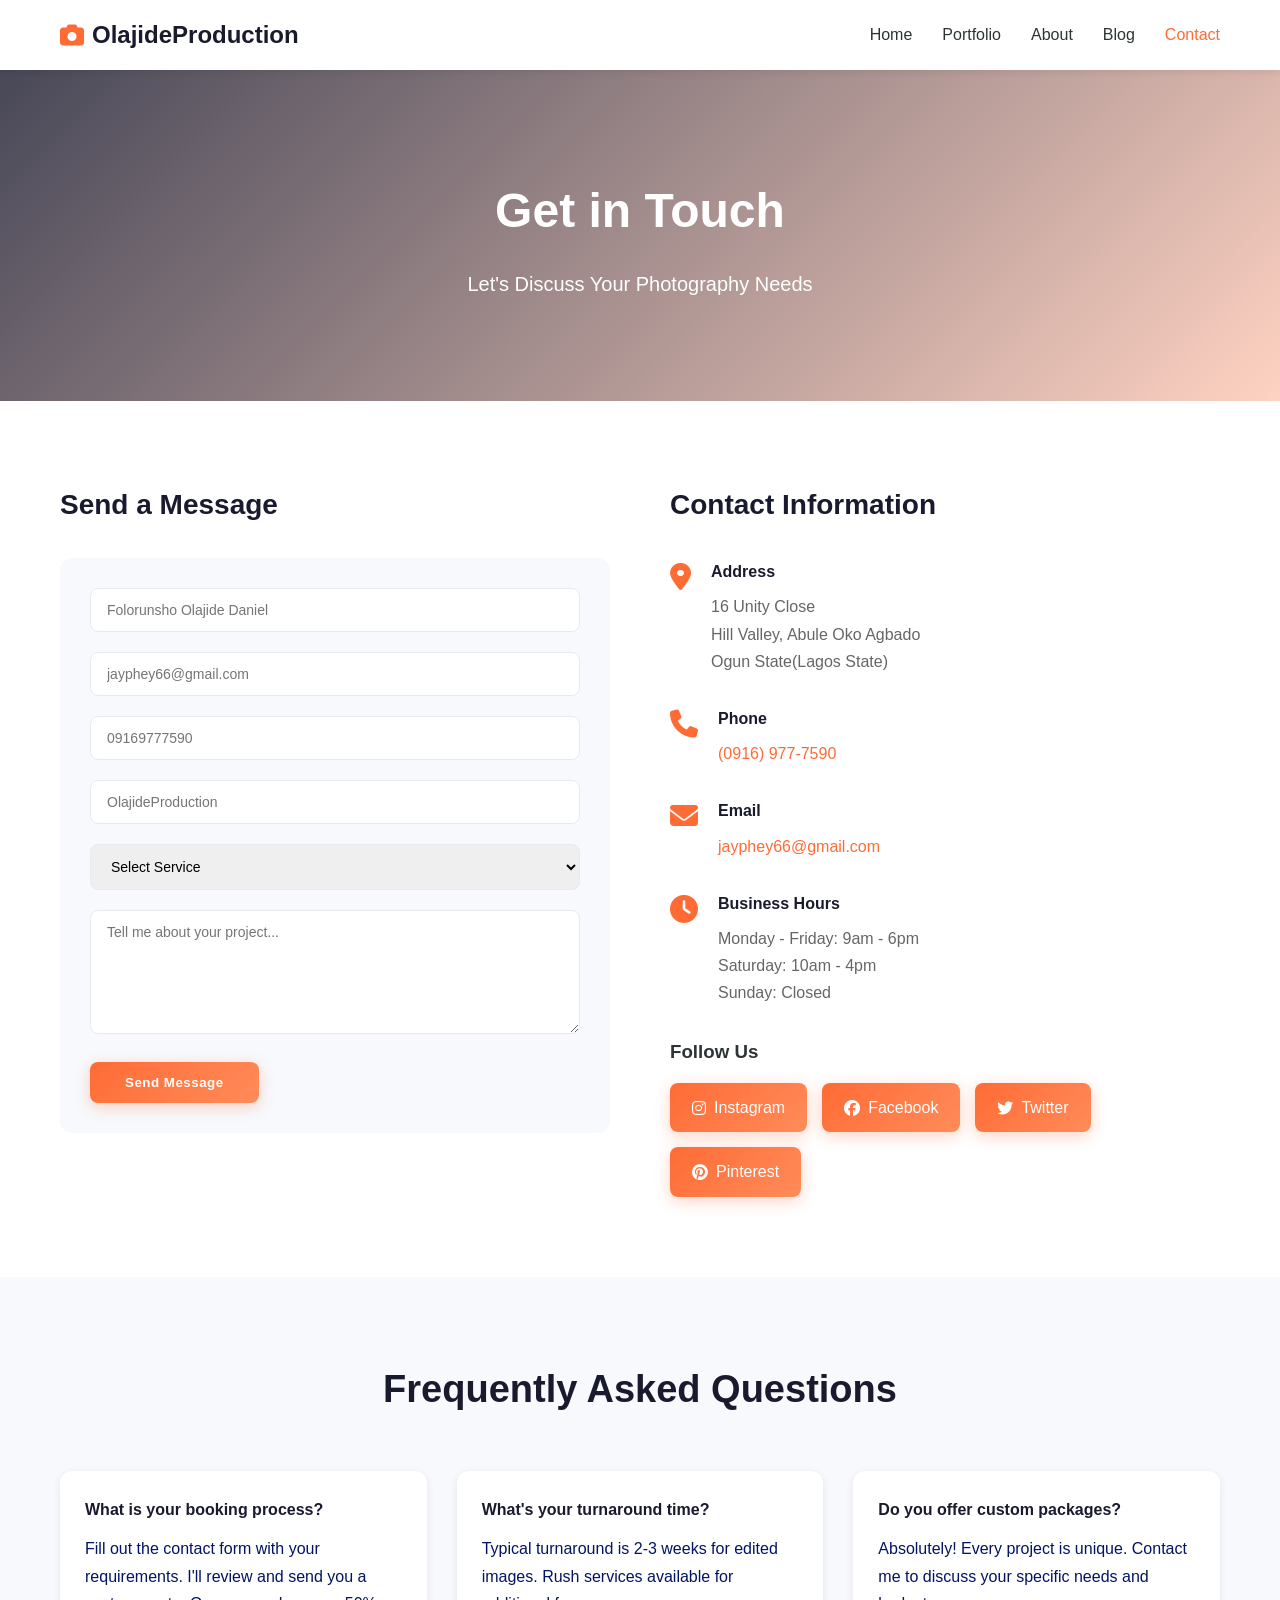
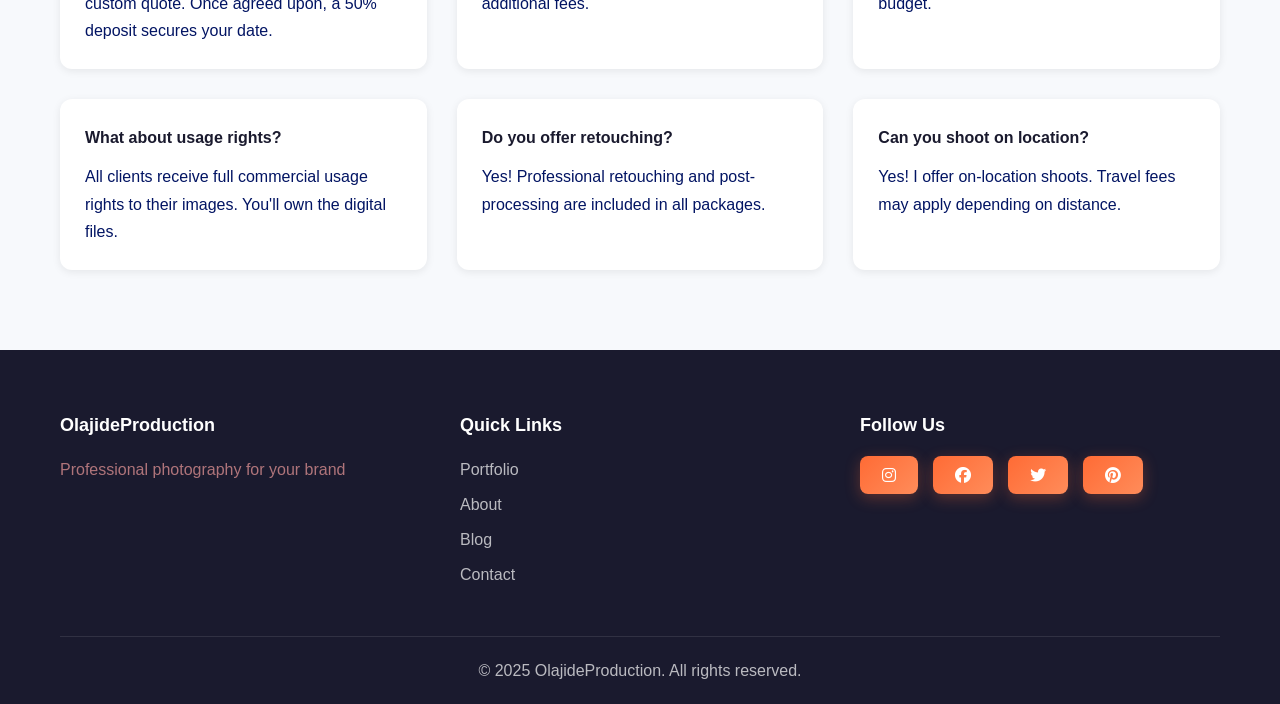
<file: contact.html>
<!DOCTYPE html>
<html lang="en">
<head>
    <meta charset="UTF-8">
    <meta name="viewport" content="width=device-width, initial-scale=1.0">
    <title>Contact - Professional Photography</title>
    <link rel="stylesheet" href="assets/css/style.css">
    <link rel="stylesheet" href="https://cdnjs.cloudflare.com/ajax/libs/font-awesome/6.4.0/css/all.min.css">
</head>
<body>
    <!-- Navigation -->
    <nav class="navbar">
        <div class="nav-container">
            <div class="logo">
                <i class="fas fa-camera"></i> OlajideProduction
            </div>
            <ul class="nav-menu">
                <li><a href="index.html" class="nav-link">Home</a></li>
                <li><a href="portfolio.html" class="nav-link">Portfolio</a></li>
                <li><a href="about.html" class="nav-link">About</a></li>
                <li><a href="blog.html" class="nav-link">Blog</a></li>
                <!-- <li><a href="shop.html" class="nav-link">Shop</a></li> -->
                <li><a href="contact.html" class="nav-link active">Contact</a></li>
            </ul>
            <div class="hamburger">
                <span></span>
                <span></span>
                <span></span>
            </div>
        </div>
    </nav>

    <!-- Page Header -->
    <div class="page-header">
        <h1>Get in Touch</h1>
        <p>Let's Discuss Your Photography Needs</p>
    </div>

    <!-- Contact Section -->
    <section class="contact-section">
        <div class="container">
            <div class="contact-wrapper">
                <!-- Contact Form -->
                <div class="contact-form-wrapper">
                    <h2>Send a Message</h2>
                    <form id="contactForm" class="contact-form">
                        <div class="form-group">
                            <input type="text" name="name" placeholder="Folorunsho Olajide Daniel" required>
                        </div>
                        <div class="form-group">
                            <input type="email" name="email" placeholder="jayphey66@gmail.com" required>
                        </div>
                        <div class="form-group">
                            <input type="tel" name="phone" placeholder="09169777590">
                        </div>
                        <div class="form-group">
                            <input type="text" name="company" placeholder="OlajideProduction">
                        </div>
                        <div class="form-group">
                            <select name="service" required>
                                <option value="">Select Service</option>
                                <option value="product">Product Photography</option>
                                <option value="commercial">Commercial Photography</option>
                                <option value="brand">Brand Photography</option>
                                <option value="event">Event Photography</option>
                                <option value="other">Other</option>
                            </select>
                        </div>
                        <div class="form-group">
                            <textarea name="message" placeholder="Tell me about your project..." rows="6" required></textarea>
                        </div>
                        <button type="submit" class="btn btn-primary">Send Message</button>
                        <div class="form-message" id="formMessage"></div>
                    </form>
                </div>

                <!-- Contact Info -->
                <div class="contact-info-wrapper">
                    <h2>Contact Information</h2>
                    
                    <div class="contact-info-items">
                        <div class="contact-info-item">
                            <i class="fas fa-map-marker-alt"></i>
                            <div>
                                <h4>Address</h4>
                                <p>16 Unity Close<br>Hill Valley, Abule Oko Agbado<br>Ogun State(Lagos State)</p>
                            </div>
                        </div>

                        <div class="contact-info-item">
                            <i class="fas fa-phone"></i>
                            <div>
                                <h4>Phone</h4>
                                <p><a href="tel:09169777590">(0916) 977-7590</a></p>
                            </div>
                        </div>

                        <div class="contact-info-item">
                            <i class="fas fa-envelope"></i>
                            <div>
                                <h4>Email</h4>
                                <p><a href="mailto:jayphey66@gmail.com">jayphey66@gmail.com</a></p>
                            </div>
                        </div>

                        <div class="contact-info-item">
                            <i class="fas fa-clock"></i>
                            <div>
                                <h4>Business Hours</h4>
                                <p>Monday - Friday: 9am - 6pm<br>Saturday: 10am - 4pm<br>Sunday: Closed</p>
                            </div>
                        </div>
                    </div>

                    <h3 style="margin-top: 30px;">Follow Us</h3>
                    <div class="social-links" style="margin-top: 15px;">
                        <a href="https://instagram.com" class="social-link" target="_blank"><i class="fab fa-instagram"></i> Instagram</a>
                        <a href="https://facebook.com" class="social-link" target="_blank"><i class="fab fa-facebook"></i> Facebook</a>
                        <a href="https://twitter.com" class="social-link" target="_blank"><i class="fab fa-twitter"></i> Twitter</a>
                        <a href="https://pinterest.com" class="social-link" target="_blank"><i class="fab fa-pinterest"></i> Pinterest</a>
                    </div>
                </div>
            </div>
        </div>
    </section>

    <!-- FAQ Section -->
    <section class="faq-section">
        <div class="container">
            <h2>Frequently Asked Questions</h2>
            
            <div class="faq-grid">
                <div class="faq-item">
                    <h4>What is your booking process?</h4>
                    <p>Fill out the contact form with your requirements. I'll review and send you a custom quote. Once agreed upon, a 50% deposit secures your date.</p>
                </div>

                <div class="faq-item">
                    <h4>What's your turnaround time?</h4>
                    <p>Typical turnaround is 2-3 weeks for edited images. Rush services available for additional fees.</p>
                </div>

                <div class="faq-item">
                    <h4>Do you offer custom packages?</h4>
                    <p>Absolutely! Every project is unique. Contact me to discuss your specific needs and budget.</p>
                </div>

                <div class="faq-item">
                    <h4>What about usage rights?</h4>
                    <p>All clients receive full commercial usage rights to their images. You'll own the digital files.</p>
                </div>

                <div class="faq-item">
                    <h4>Do you offer retouching?</h4>
                    <p>Yes! Professional retouching and post-processing are included in all packages.</p>
                </div>

                <div class="faq-item">
                    <h4>Can you shoot on location?</h4>
                    <p>Yes! I offer on-location shoots. Travel fees may apply depending on distance.</p>
                </div>
            </div>
        </div>
    </section>

    <!-- Footer -->
    <footer class="footer">
        <div class="container">
            <div class="footer-content">
                <div class="footer-section">
                    <h4>OlajideProduction</h4>
                    <p>Professional photography for your brand</p>
                </div>
                <div class="footer-section">
                    <h4>Quick Links</h4>
                    <ul>
                        <li><a href="portfolio.html">Portfolio</a></li>
                        <li><a href="about.html">About</a></li>
                        <li><a href="blog.html">Blog</a></li>
                        <li><a href="contact.html">Contact</a></li>
                    </ul>
                </div>
                <div class="footer-section">
                    <h4>Follow Us</h4>
                    <div class="social-links">
                        <a href="https://www.instagram.com/olajideproduction" class="social-link"><i class="fab fa-instagram"></i></a>
                        <a href="https://www.facebook.com/olajideproduction" class="social-link"><i class="fab fa-facebook"></i></a>
                        <a href="https://twitter.com/olajideproduction" class="social-link"><i class="fab fa-twitter"></i></a>
                        <a href="https://www.pinterest.com/olajideproduction" class="social-link"><i class="fab fa-pinterest"></i></a>
                    </div>
                </div>
            </div>
            <div class="footer-bottom">
                <p>&copy; 2025 OlajideProduction. All rights reserved.</p>
            </div>
        </div>
    </footer>

    <script src="assets/js/script.js"></script>
</body>
</html>
</file>
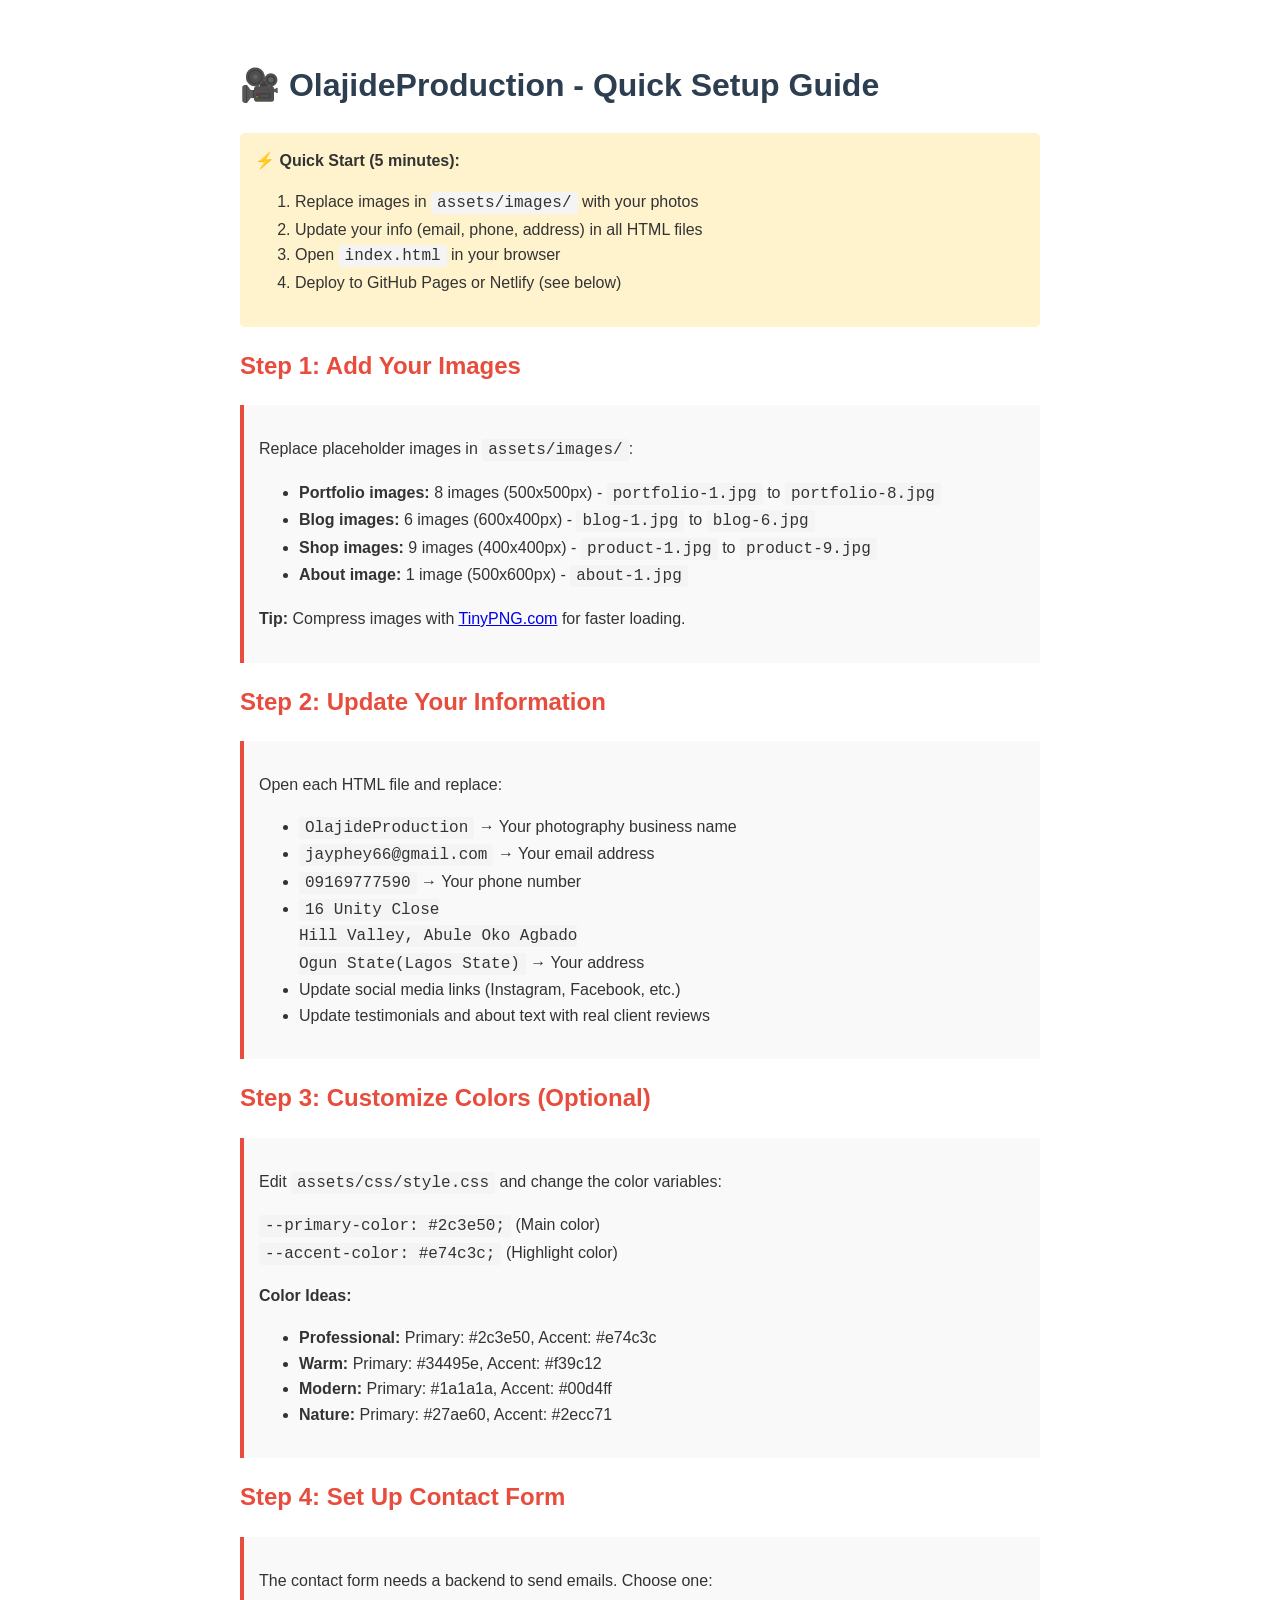
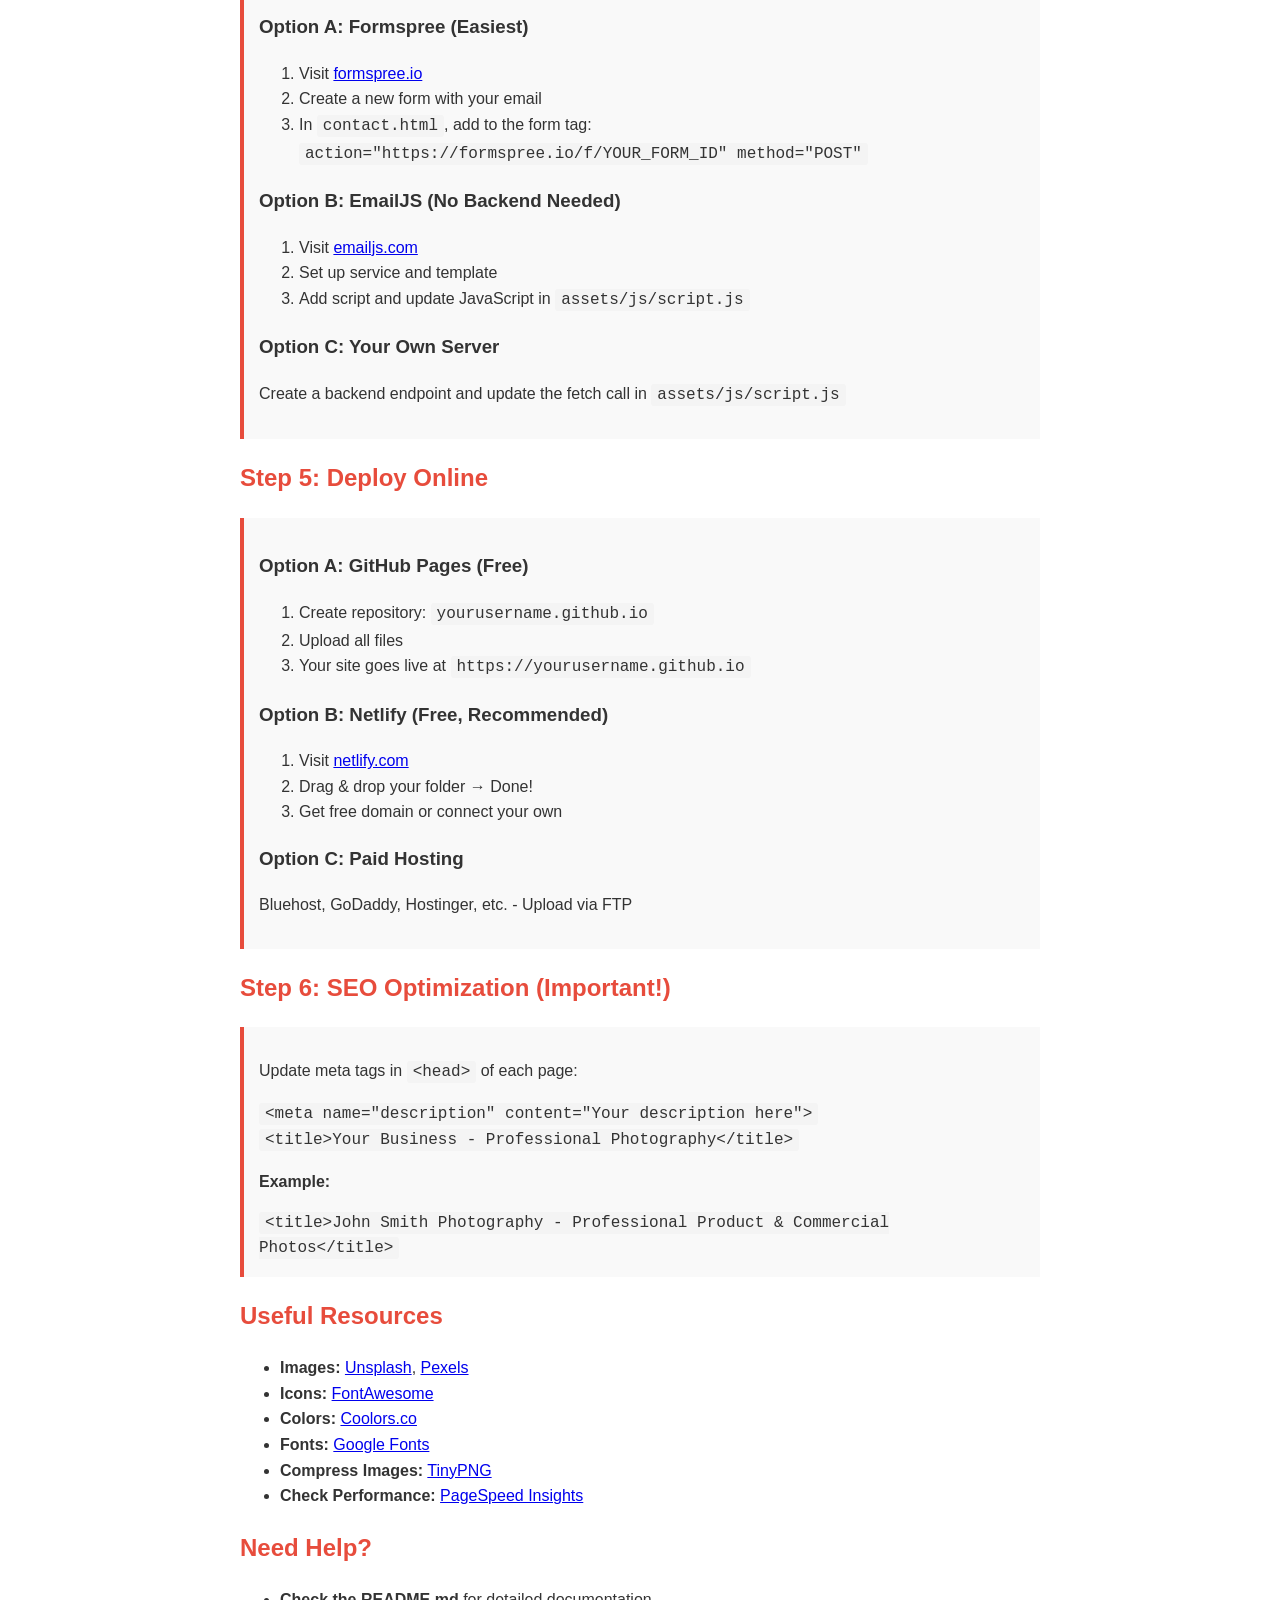
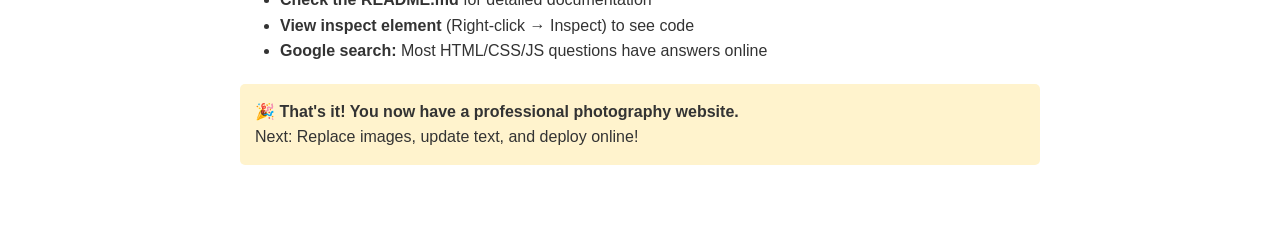
<file: SETUP.html>
<!-- DOCTYPE html -->
<html lang="en">
<head>
    <meta charset="UTF-8">
    <meta name="viewport" content="width=device-width, initial-scale=1.0">
    <title>Quick Setup Guide</title>
    <style>
        body {
            font-family: Arial, sans-serif;
            max-width: 800px;
            margin: 40px auto;
            padding: 20px;
            line-height: 1.6;
            color: #333;
        }
        h1 { color: #2c3e50; }
        h2 { color: #e74c3c; }
        code { 
            background-color: #f4f4f4; 
            padding: 2px 6px;
            border-radius: 3px;
            font-family: 'Courier New', monospace;
        }
        .highlight {
            background-color: #fff3cd;
            padding: 15px;
            border-radius: 5px;
            margin: 20px 0;
        }
        .step {
            margin: 20px 0;
            padding: 15px;
            border-left: 4px solid #e74c3c;
            background-color: #f9f9f9;
        }
    </style>
</head>
<body>
    <h1>🎥 OlajideProduction - Quick Setup Guide</h1>

    <div class="highlight">
        <strong>⚡ Quick Start (5 minutes):</strong>
        <ol>
            <li>Replace images in <code>assets/images/</code> with your photos</li>
            <li>Update your info (email, phone, address) in all HTML files</li>
            <li>Open <code>index.html</code> in your browser</li>
            <li>Deploy to GitHub Pages or Netlify (see below)</li>
        </ol>
    </div>

    <h2>Step 1: Add Your Images</h2>
    <div class="step">
        <p>Replace placeholder images in <code>assets/images/</code>:</p>
        <ul>
            <li><strong>Portfolio images:</strong> 8 images (500x500px) - <code>portfolio-1.jpg</code> to <code>portfolio-8.jpg</code></li>
            <li><strong>Blog images:</strong> 6 images (600x400px) - <code>blog-1.jpg</code> to <code>blog-6.jpg</code></li>
            <li><strong>Shop images:</strong> 9 images (400x400px) - <code>product-1.jpg</code> to <code>product-9.jpg</code></li>
            <li><strong>About image:</strong> 1 image (500x600px) - <code>about-1.jpg</code></li>
        </ul>
        <p><strong>Tip:</strong> Compress images with <a href="https://tinypng.com">TinyPNG.com</a> for faster loading.</p>
    </div>

    <h2>Step 2: Update Your Information</h2>
    <div class="step">
        <p>Open each HTML file and replace:</p>
        <ul>
            <li><code>OlajideProduction</code> → Your photography business name</li>
            <li><code>jayphey66@gmail.com</code> → Your email address</li>
            <li><code>09169777590</code> → Your phone number</li>
            <li><code>16 Unity Close<br>Hill Valley, Abule Oko Agbado<br>Ogun State(Lagos State)</code> → Your address</li>
            <li>Update social media links (Instagram, Facebook, etc.)</li>
            <li>Update testimonials and about text with real client reviews</li>
        </ul>
    </div>

    <h2>Step 3: Customize Colors (Optional)</h2>
    <div class="step">
        <p>Edit <code>assets/css/style.css</code> and change the color variables:</p>
        <code>--primary-color: #2c3e50;</code> (Main color)<br>
        <code>--accent-color: #e74c3c;</code> (Highlight color)<br>
        <p><strong>Color Ideas:</strong></p>
        <ul>
            <li><strong>Professional:</strong> Primary: #2c3e50, Accent: #e74c3c</li>
            <li><strong>Warm:</strong> Primary: #34495e, Accent: #f39c12</li>
            <li><strong>Modern:</strong> Primary: #1a1a1a, Accent: #00d4ff</li>
            <li><strong>Nature:</strong> Primary: #27ae60, Accent: #2ecc71</li>
        </ul>
    </div>

    <h2>Step 4: Set Up Contact Form</h2>
    <div class="step">
        <p>The contact form needs a backend to send emails. Choose one:</p>
        
        <h3>Option A: Formspree (Easiest)</h3>
        <ol>
            <li>Visit <a href="https://formspree.io/">formspree.io</a></li>
            <li>Create a new form with your email</li>
            <li>In <code>contact.html</code>, add to the form tag:
                <br><code>action="https://formspree.io/f/YOUR_FORM_ID" method="POST"</code></li>
        </ol>

        <h3>Option B: EmailJS (No Backend Needed)</h3>
        <ol>
            <li>Visit <a href="https://www.emailjs.com/">emailjs.com</a></li>
            <li>Set up service and template</li>
            <li>Add script and update JavaScript in <code>assets/js/script.js</code></li>
        </ol>

        <h3>Option C: Your Own Server</h3>
        <p>Create a backend endpoint and update the fetch call in <code>assets/js/script.js</code></p>
    </div>

    <h2>Step 5: Deploy Online</h2>
    <div class="step">
        <h3>Option A: GitHub Pages (Free)</h3>
        <ol>
            <li>Create repository: <code>yourusername.github.io</code></li>
            <li>Upload all files</li>
            <li>Your site goes live at <code>https://yourusername.github.io</code></li>
        </ol>

        <h3>Option B: Netlify (Free, Recommended)</h3>
        <ol>
            <li>Visit <a href="https://netlify.com">netlify.com</a></li>
            <li>Drag & drop your folder → Done!</li>
            <li>Get free domain or connect your own</li>
        </ol>

        <h3>Option C: Paid Hosting</h3>
        <p>Bluehost, GoDaddy, Hostinger, etc. - Upload via FTP</p>
    </div>

    <h2>Step 6: SEO Optimization (Important!)</h2>
    <div class="step">
        <p>Update meta tags in <code>&lt;head&gt;</code> of each page:</p>
        <code>&lt;meta name="description" content="Your description here"&gt;</code><br>
        <code>&lt;title&gt;Your Business - Professional Photography&lt;/title&gt;</code><br>
        <p><strong>Example:</strong></p>
        <code>&lt;title&gt;John Smith Photography - Professional Product & Commercial Photos&lt;/title&gt;</code>
    </div>

    <h2>Useful Resources</h2>
    <ul>
        <li><strong>Images:</strong> <a href="https://unsplash.com/">Unsplash</a>, <a href="https://pexels.com/">Pexels</a></li>
        <li><strong>Icons:</strong> <a href="https://fontawesome.com/">FontAwesome</a></li>
        <li><strong>Colors:</strong> <a href="https://coolors.co/">Coolors.co</a></li>
        <li><strong>Fonts:</strong> <a href="https://fonts.google.com/">Google Fonts</a></li>
        <li><strong>Compress Images:</strong> <a href="https://tinypng.com/">TinyPNG</a></li>
        <li><strong>Check Performance:</strong> <a href="https://pagespeed.web.dev/">PageSpeed Insights</a></li>
    </ul>

    <h2>Need Help?</h2>
    <ul>
        <li><strong>Check the README.md</strong> for detailed documentation</li>
        <li><strong>View inspect element</strong> (Right-click → Inspect) to see code</li>
        <li><strong>Google search:</strong> Most HTML/CSS/JS questions have answers online</li>
    </ul>

    <div class="highlight">
        <strong>🎉 That's it! You now have a professional photography website.</strong><br>
        Next: Replace images, update text, and deploy online!
    </div>
</body>
</html>
</file>
<file: assets/css/style.css>
/* ============================================
   PHOTOGRAPHY WEBSITE - MAIN STYLESHEET
   ============================================ */

* {
    margin: 0;
    padding: 0;
    box-sizing: border-box;
}

:root {
    --primary-color: #1a1a2e;
    --accent-color: #ff6b35;
    --text-color: #2d3436;
    --light-bg: #f7f9fc;
    --white: #ffffff;
    --border-color: #e8eaed;
    --secondary-color: #00d4ff;
    --shadow: 0 2px 8px rgba(0, 0, 0, 0.08);
    --shadow-lg: 0 10px 30px rgba(0, 0, 0, 0.12);
    --shadow-xl: 0 20px 40px rgba(0, 0, 0, 0.15);
}

html {
    scroll-behavior: smooth;
}

body {
    font-family: 'Segoe UI', Tahoma, Geneva, Verdana, sans-serif;
    color: var(--text-color);
    line-height: 1.7;
    background-color: var(--white);
    -webkit-font-smoothing: antialiased;
}

.container {
    max-width: 1200px;
    margin: 0 auto;
    padding: 0 20px;
}

/* ============================================
   NAVIGATION
   ============================================ */

.navbar {
    background-color: var(--white);
    box-shadow: var(--shadow);
    position: sticky;
    top: 0;
    z-index: 100;
    backdrop-filter: blur(10px);
    background-color: rgba(255, 255, 255, 0.95);
}

.nav-container {
    max-width: 1200px;
    margin: 0 auto;
    padding: 0 20px;
    display: flex;
    justify-content: space-between;
    align-items: center;
    height: 70px;
}

.logo {
    font-size: 24px;
    font-weight: bold;
    color: var(--primary-color);
    display: flex;
    align-items: center;
    gap: 8px;
}

.logo i {
    color: var(--accent-color);
}

.nav-menu {
    display: flex;
    list-style: none;
    gap: 30px;
}

.nav-link {
    text-decoration: none;
    color: var(--text-color);
    font-weight: 500;
    transition: color 0.3s;
}

.nav-link:hover,
.nav-link.active {
    color: var(--accent-color);
}

.hamburger {
    display: none;
    flex-direction: column;
    cursor: pointer;
    gap: 5px;
}

.hamburger span {
    width: 25px;
    height: 3px;
    background-color: var(--primary-color);
    transition: all 0.3s;
}

/* ============================================
   HERO SECTION
   ============================================ */

.hero {
    height: 600px;
    background: linear-gradient(135deg, rgba(26, 26, 46, 0.8) 0%, rgba(255, 107, 53, 0.3) 100%), url('https://source.unsplash.com/featured/1920x1080/?nigeria,photoshoot') center/cover;
    display: flex;
    align-items: center;
    justify-content: center;
    text-align: center;
    color: var(--white);
    position: relative;
}

.hero-content {
    z-index: 2;
    max-width: 800px;
}

.hero h1 {
    font-size: 56px;
    margin-bottom: 20px;
    font-weight: 700;
}

.hero p {
    font-size: 24px;
    margin-bottom: 30px;
    font-weight: 300;
}

.cta-button {
    display: inline-block;
    background: linear-gradient(135deg, var(--accent-color) 0%, #ff8c5a 100%);
    color: var(--white);
    padding: 16px 45px;
    text-decoration: none;
    border-radius: 8px;
    transition: all 0.3s cubic-bezier(0.4, 0, 0.2, 1);
    font-weight: 600;
    border: none;
    cursor: pointer;
    box-shadow: 0 4px 15px rgba(255, 107, 53, 0.3);
}

.cta-button:hover {
    background: linear-gradient(135deg, #ff5828 0%, #ffb347 100%);
    transform: translateY(-3px);
    box-shadow: 0 8px 25px rgba(255, 107, 53, 0.4);
}

/* ============================================
   FEATURED PORTFOLIO
   ============================================ */

.featured-portfolio {
    padding: 80px 0;
    background-color: var(--light-bg);
}

.featured-portfolio h2 {
    text-align: center;
    font-size: 42px;
    margin-bottom: 15px;
    color: var(--primary-color);
}

.section-subtitle {
    text-align: center;
    color: #666;
    font-size: 18px;
    margin-bottom: 50px;
}

.gallery-grid {
    display: grid;
    grid-template-columns: repeat(auto-fit, minmax(250px, 1fr));
    gap: 30px;
    margin-bottom: 50px;
}

.gallery-item {
    position: relative;
    overflow: hidden;
    border-radius: 12px;
    aspect-ratio: 1;
    box-shadow: var(--shadow);
    cursor: pointer;
}

.gallery-item img {
    width: 100%;
    height: 100%;
    object-fit: cover;
    transition: transform 0.3s;
}

.gallery-item:hover img {
    transform: scale(1.05);
}

.gallery-overlay {
    position: absolute;
    top: 0;
    left: 0;
    right: 0;
    bottom: 0;
    background-color: rgba(44, 62, 80, 0.8);
    display: flex;
    align-items: center;
    justify-content: center;
    opacity: 0;
    transition: opacity 0.3s;
}

.gallery-item:hover .gallery-overlay {
    opacity: 1;
}

.lightbox-link {
    color: var(--white);
    font-size: 32px;
    text-decoration: none;
    transition: transform 0.3s;
}

.lightbox-link:hover {
    transform: scale(1.2);
}

.view-all {
    text-align: center;
}

/* ============================================
   BUTTONS & FORMS
   ============================================ */

.btn {
    display: inline-block;
    padding: 13px 35px;
    border: none;
    border-radius: 8px;
    text-decoration: none;
    cursor: pointer;
    transition: all 0.3s cubic-bezier(0.4, 0, 0.2, 1);
    font-weight: 600;
    letter-spacing: 0.5px;
}

.btn-primary {
    background: linear-gradient(135deg, var(--accent-color) 0%, #ff8c5a 100%);
    color: var(--white);
    box-shadow: 0 4px 15px rgba(255, 107, 53, 0.3);
}

.btn-primary:hover {
    background: linear-gradient(135deg, #ff5828 0%, #ffb347 100%);
    transform: translateY(-3px);
    box-shadow: 0 8px 25px rgba(255, 107, 53, 0.4);
}

.form-group {
    margin-bottom: 20px;
}

.form-group input,
.form-group select,
.form-group textarea {
    width: 100%;
    padding: 13px 16px;
    border: 1px solid var(--border-color);
    border-radius: 8px;
    font-family: inherit;
    font-size: 14px;
    transition: all 0.3s;
}

.form-group input:focus,
.form-group select:focus,
.form-group textarea:focus {
    outline: none;
    border-color: var(--accent-color);
    box-shadow: 0 0 0 3px rgba(255, 107, 53, 0.1);
}

/* ============================================
   TESTIMONIALS
   ============================================ */

.testimonials {
    padding: 80px 0;
    background-color: var(--white);
}

.testimonials h2 {
    text-align: center;
    font-size: 42px;
    margin-bottom: 50px;
    color: var(--primary-color);
}

.testimonials-grid {
    display: grid;
    grid-template-columns: repeat(auto-fit, minmax(300px, 1fr));
    gap: 30px;
}

.testimonial-card {
    background-color: var(--light-bg);
    padding: 30px;
    border-radius: 12px;
    box-shadow: var(--shadow);
    border-left: 4px solid var(--accent-color);
}

.stars {
    color: #f39c12;
    font-size: 18px;
    margin-bottom: 15px;
}

.testimonial-text {
    font-style: italic;
    margin-bottom: 15px;
    color: #666;
}

.testimonial-author {
    font-weight: 600;
    color: var(--primary-color);
}

/* ============================================
   SERVICES
   ============================================ */

.services {
    padding: 80px 0;
    background-color: var(--light-bg);
}

.services h2 {
    text-align: center;
    font-size: 42px;
    margin-bottom: 50px;
    color: var(--primary-color);
}

.services-grid {
    display: grid;
    grid-template-columns: repeat(auto-fit, minmax(250px, 1fr));
    gap: 30px;
}

.service-card {
    background-color: var(--white);
    padding: 30px;
    border-radius: 12px;
    text-align: center;
    box-shadow: var(--shadow);
    transition: transform 0.3s, box-shadow 0.3s;
}

.service-card:hover {
    transform: translateY(-5px);
    box-shadow: var(--shadow-lg);
}

.service-card i {
    font-size: 48px;
    color: var(--accent-color);
    margin-bottom: 15px;
}

.service-card h3 {
    font-size: 20px;
    margin-bottom: 15px;
    color: var(--primary-color);
}

/* ============================================
   CTA SECTION
   ============================================ */

.cta-section {
    padding: 60px 0;
    background: linear-gradient(135deg, rgba(26, 26, 46, 0.85) 0%, rgba(255, 107, 53, 0.4) 100%), url('https://source.unsplash.com/featured/1920x800/?nigeria,studio') center/cover;
    color: var(--white);
    text-align: center;
}

.cta-section h2 {
    font-size: 42px;
    margin-bottom: 15px;
}

.cta-section p {
    font-size: 18px;
    margin-bottom: 30px;
}

/* ============================================
   PAGE HEADER
   ============================================ */

.page-header {
    background: linear-gradient(135deg, rgba(26, 26, 46, 0.8) 0%, rgba(255, 107, 53, 0.3) 100%), url('https://source.unsplash.com/featured/1920x800/?nigeria,photography') center/cover;
    color: var(--white);
    padding: 100px 0;
    text-align: center;
}

.page-header h1 {
    font-size: 48px;
    margin-bottom: 15px;
}

.page-header p {
    font-size: 20px;
}

/* ============================================
   PORTFOLIO PAGE
   ============================================ */

.portfolio-section {
    padding: 80px 0;
}

.filter-buttons {
    display: flex;
    justify-content: center;
    gap: 15px;
    margin-bottom: 50px;
    flex-wrap: wrap;
}

.filter-btn {
    padding: 10px 25px;
    border: 2px solid var(--border-color);
    background-color: transparent;
    color: var(--text-color);
    border-radius: 5px;
    cursor: pointer;
    transition: all 0.3s;
    font-weight: 600;
}

.filter-btn:hover,
.filter-btn.active {
    border-color: var(--accent-color);
    background-color: var(--accent-color);
    color: var(--white);
}

.portfolio-grid {
    display: grid;
    grid-template-columns: repeat(auto-fit, minmax(280px, 1fr));
    gap: 25px;
}

.portfolio-item {
    position: relative;
    overflow: hidden;
    border-radius: 12px;
    aspect-ratio: 1;
    box-shadow: var(--shadow);
}

.portfolio-item img {
    width: 100%;
    height: 100%;
    object-fit: cover;
    transition: transform 0.3s;
}

.portfolio-item:hover img {
    transform: scale(1.05);
}

.portfolio-overlay {
    position: absolute;
    top: 0;
    left: 0;
    right: 0;
    bottom: 0;
    background-color: rgba(44, 62, 80, 0.8);
    display: flex;
    flex-direction: column;
    align-items: center;
    justify-content: center;
    opacity: 0;
    transition: opacity 0.3s;
    gap: 15px;
}

.portfolio-item:hover .portfolio-overlay {
    opacity: 1;
}

.portfolio-overlay h3 {
    color: var(--white);
    font-size: 24px;
}

/* ============================================
   ABOUT PAGE
   ============================================ */

.about-section {
    padding: 80px 0;
}

.about-content {
    display: grid;
    grid-template-columns: 1fr 1fr;
    gap: 60px;
    margin-bottom: 80px;
    align-items: center;
}

.about-text h2 {
    font-size: 38px;
    color: var(--primary-color);
    margin-bottom: 25px;
}

.about-text p {
    margin-bottom: 20px;
    color: #666;
    line-height: 1.8;
}

.about-text h3 {
    font-size: 24px;
    color: var(--primary-color);
    margin-top: 30px;
    margin-bottom: 20px;
}

.about-list {
    list-style: none;
    padding-left: 0;
}

.about-list li {
    padding: 10px 0;
    padding-left: 25px;
    position: relative;
    color: #666;
}

.about-list li:before {
    content: "";
    position: absolute;
    left: 0;
    top: 15px;
    width: 8px;
    height: 8px;
    background-color: var(--accent-color);
    border-radius: 50%;
}

.about-image img {
    width: 100%;
    border-radius: 8px;
    box-shadow: var(--shadow-lg);
}

.stats-section {
    display: grid;
    grid-template-columns: repeat(auto-fit, minmax(200px, 1fr));
    gap: 30px;
    padding: 60px;
    background-color: var(--light-bg);
    border-radius: 8px;
    text-align: center;
    margin-bottom: 60px;
}

.stat-item h3 {
    font-size: 42px;
    color: var(--accent-color);
    margin-bottom: 10px;
}

.stat-item p {
    color: #666;
    font-size: 16px;
}

.skills-section {
    margin-bottom: 80px;
}

.skills-section h2 {
    text-align: center;
    font-size: 38px;
    color: var(--primary-color);
    margin-bottom: 50px;
}

.skills-grid {
    display: grid;
    grid-template-columns: repeat(auto-fit, minmax(250px, 1fr));
    gap: 30px;
}

.skill-card {
    background-color: var(--light-bg);
    padding: 30px;
    border-radius: 8px;
    text-align: center;
}

.skill-card i {
    font-size: 42px;
    color: var(--accent-color);
    margin-bottom: 15px;
}

.skill-card h3 {
    font-size: 20px;
    color: var(--primary-color);
    margin-bottom: 15px;
}

.skill-card p {
    color: #666;
}

.testimonials-section {
    margin-top: 80px;
}

.testimonials-section h2 {
    text-align: center;
    font-size: 38px;
    color: var(--primary-color);
    margin-bottom: 50px;
}

/* ============================================
   BLOG PAGE
   ============================================ */

.blog-section {
    padding: 80px 0;
}

.blog-grid {
    display: grid;
    grid-template-columns: repeat(auto-fill, minmax(350px, 1fr));
    gap: 30px;
    margin-bottom: 50px;
}

.blog-card {
    background-color: var(--white);
    border-radius: 12px;
    overflow: hidden;
    box-shadow: var(--shadow);
    transition: transform 0.3s, box-shadow 0.3s;
}

.blog-card:hover {
    transform: translateY(-5px);
    box-shadow: var(--shadow-lg);
}

.blog-card img {
    width: 100%;
    height: 200px;
    object-fit: cover;
}

.blog-content {
    padding: 25px;
}

.blog-meta {
    display: flex;
    gap: 15px;
    margin-bottom: 15px;
    font-size: 12px;
}

.blog-date {
    color: var(--accent-color);
    font-weight: 600;
}

.blog-category {
    background-color: var(--light-bg);
    padding: 3px 10px;
    border-radius: 3px;
    color: var(--primary-color);
}

.blog-card h3 {
    margin-bottom: 15px;
    font-size: 20px;
}

.blog-card h3 a {
    color: var(--primary-color);
    text-decoration: none;
    transition: color 0.3s;
}

.blog-card h3 a:hover {
    color: var(--accent-color);
}

.blog-card p {
    color: #666;
    margin-bottom: 15px;
}

.read-more {
    color: var(--accent-color);
    text-decoration: none;
    font-weight: 600;
    display: inline-flex;
    align-items: center;
    gap: 8px;
    transition: gap 0.3s;
}

.read-more:hover {
    gap: 12px;
}

.newsletter-section {
    padding: 60px 0;
    background-color: var(--light-bg);
    text-align: center;
}

.newsletter-section h2 {
    font-size: 36px;
    color: var(--primary-color);
    margin-bottom: 15px;
}

.newsletter-section p {
    margin-bottom: 30px;
    color: #666;
    font-size: 18px;
}

.newsletter-form {
    display: flex;
    max-width: 500px;
    margin: 0 auto;
    gap: 10px;
}

.newsletter-form input {
    flex: 1;
    padding: 12px;
    border: 1px solid var(--border-color);
    border-radius: 5px;
}

.newsletter-form button {
    padding: 12px 30px;
}

.pagination {
    display: flex;
    justify-content: center;
    gap: 10px;
    margin-top: 50px;
}

.page-link {
    padding: 10px 15px;
    border: 1px solid var(--border-color);
    border-radius: 5px;
    text-decoration: none;
    color: var(--primary-color);
    transition: all 0.3s;
}

.page-link:hover,
.page-link.active {
    background-color: var(--accent-color);
    color: var(--white);
    border-color: var(--accent-color);
}

/* ============================================
   SHOP PAGE
   ============================================ */

.shop-section {
    padding: 80px 0;
}

.shop-wrapper {
    display: grid;
    grid-template-columns: 250px 1fr;
    gap: 40px;
}

.shop-sidebar {
    background-color: var(--light-bg);
    padding: 25px;
    border-radius: 8px;
    height: fit-content;
}

.filter-group h3 {
    color: var(--primary-color);
    margin-bottom: 25px;
}

.filter-item {
    margin-bottom: 25px;
}

.filter-item h4 {
    color: var(--primary-color);
    margin-bottom: 12px;
    font-size: 14px;
}

.filter-item label {
    display: block;
    margin-bottom: 8px;
    color: #666;
    cursor: pointer;
}

.filter-item input[type="checkbox"] {
    margin-right: 8px;
}

.shop-toolbar {
    display: flex;
    justify-content: space-between;
    align-items: center;
    margin-bottom: 30px;
    flex-wrap: wrap;
    gap: 15px;
}

.sort-select {
    padding: 10px;
    border: 1px solid var(--border-color);
    border-radius: 5px;
}

.products-grid {
    display: grid;
    grid-template-columns: repeat(auto-fill, minmax(220px, 1fr));
    gap: 25px;
}

.product-card {
    background-color: var(--white);
    border-radius: 12px;
    overflow: hidden;
    box-shadow: var(--shadow);
    transition: transform 0.3s, box-shadow 0.3s;
}

.product-card:hover {
    transform: translateY(-5px);
    box-shadow: var(--shadow-lg);
}

.product-image {
    position: relative;
    overflow: hidden;
    aspect-ratio: 1;
}

.product-image img {
    width: 100%;
    height: 100%;
    object-fit: cover;
    transition: transform 0.3s;
}

.product-card:hover .product-image img {
    transform: scale(1.05);
}

.product-overlay {
    position: absolute;
    top: 0;
    left: 0;
    right: 0;
    bottom: 0;
    background-color: rgba(44, 62, 80, 0.8);
    display: flex;
    align-items: center;
    justify-content: center;
    opacity: 0;
    transition: opacity 0.3s;
}

.product-image:hover .product-overlay {
    opacity: 1;
}

.product-info {
    padding: 20px;
}

.product-info h3 {
    font-size: 16px;
    color: var(--primary-color);
    margin-bottom: 5px;
}

.product-type {
    color: #999;
    font-size: 12px;
    margin-bottom: 10px;
}

.product-rating {
    color: #f39c12;
    font-size: 12px;
    margin-bottom: 12px;
}

.product-rating span {
    color: #666;
    margin-left: 5px;
}

.product-footer {
    display: flex;
    justify-content: space-between;
    align-items: center;
}

.price {
    font-size: 18px;
    font-weight: bold;
    color: var(--accent-color);
}

.cart-btn {
    background: linear-gradient(135deg, var(--accent-color) 0%, #ff8c5a 100%);
    color: var(--white);
    border: none;
    width: 40px;
    height: 40px;
    border-radius: 50%;
    cursor: pointer;
    transition: all 0.3s;
    display: flex;
    align-items: center;
    justify-content: center;
    box-shadow: 0 4px 12px rgba(255, 107, 53, 0.25);
}

.cart-btn:hover {
    background: linear-gradient(135deg, #ff5828 0%, #ffb347 100%);
    transform: scale(1.15);
    box-shadow: 0 6px 18px rgba(255, 107, 53, 0.35);
}

/* ============================================
   CONTACT PAGE
   ============================================ */

.contact-section {
    padding: 80px 0;
}

.contact-wrapper {
    display: grid;
    grid-template-columns: 1fr 1fr;
    gap: 60px;
}

.contact-form-wrapper h2,
.contact-info-wrapper h2 {
    color: var(--primary-color);
    font-size: 28px;
    margin-bottom: 30px;
}

.contact-form {
    background-color: var(--light-bg);
    padding: 30px;
    border-radius: 12px;
}

.contact-info-items {
    margin-bottom: 30px;
}

.contact-info-item {
    display: flex;
    gap: 20px;
    margin-bottom: 30px;
}

.contact-info-item i {
    font-size: 28px;
    color: var(--accent-color);
    margin-top: 5px;
}

.contact-info-item h4 {
    color: var(--primary-color);
    margin-bottom: 8px;
}

.contact-info-item p {
    color: #666;
}

.contact-info-item a {
    color: var(--accent-color);
    text-decoration: none;
}

.social-links {
    display: flex;
    gap: 15px;
    flex-wrap: wrap;
}

.social-link {
    display: inline-flex;
    align-items: center;
    gap: 8px;
    color: var(--white);
    background: linear-gradient(135deg, var(--accent-color) 0%, #ff8c5a 100%);
    padding: 11px 22px;
    border-radius: 8px;
    text-decoration: none;
    transition: all 0.3s;
    box-shadow: 0 4px 15px rgba(255, 107, 53, 0.3);
}

.social-link:hover {
    background: linear-gradient(135deg, #ff5828 0%, #ffb347 100%);
    transform: translateY(-2px);
    box-shadow: 0 6px 20px rgba(255, 107, 53, 0.4);
}

.faq-section {
    padding: 80px 0;
    background-color: var(--light-bg);
}

.faq-section h2 {
    text-align: center;
    font-size: 38px;
    color: var(--primary-color);
    margin-bottom: 50px;
}

.faq-grid {
    display: grid;
    grid-template-columns: repeat(auto-fit, minmax(300px, 1fr));
    gap: 30px;
}

.faq-item {
    background-color: var(--white);
    padding: 25px;
    border-radius: 12px;
    box-shadow: var(--shadow);
}

.faq-item h4 {
    color: var(--primary-color);
    margin-bottom: 12px;
}

.faq-item p {
    color: #021463;
}

.form-message {
    margin-top: 15px;
    padding: 12px;
    border-radius: 5px;
    text-align: center;
    display: none;
}

.form-message.success {
    background-color: #a7ebb6;
    color: #155724;
    border: 1px solid #9ceeaf;
    display: block;
}

.form-message.error {
    background-color: #eba7ad;
    color: #721c24;
    border: 1px solid #f5c6cb;
    display: block;
}

/* ============================================
   LIGHTBOX
   ============================================ */

.lightbox {
    display: none;
    position: fixed;
    z-index: 1000;
    left: 0;
    top: 0;
    width: 100%;
    height: 100%;
    background-color: rgba(0, 0, 0, 0.9);
}

.lightbox.active {
    display: flex;
    align-items: center;
    justify-content: center;
}

.lightbox-image {
    max-width: 90%;
    max-height: 85%;
    object-fit: contain;
}

.lightbox-close {
    position: absolute;
    top: 20px;
    right: 30px;
    font-size: 40px;
    font-weight: bold;
    color: var(--white);
    cursor: pointer;
    transition: transform 0.3s;
}

.lightbox-close:hover {
    transform: scale(1.2);
}

.lightbox-nav {
    position: absolute;
    width: 100%;
    display: flex;
    justify-content: space-between;
    top: 50%;
    transform: translateY(-50%);
    padding: 0 20px;
}

.lightbox-prev,
.lightbox-next {
    color: var(--white);
    font-size: 30px;
    cursor: pointer;
    padding: 10px 20px;
    background-color: rgba(0, 0, 0, 0.5);
    border-radius: 5px;
    user-select: none;
    transition: background-color 0.3s;
}

.lightbox-prev:hover,
.lightbox-next:hover {
    background-color: rgba(0, 0, 0, 0.8);
}

/* ============================================
   FOOTER
   ============================================ */

.footer {
    background-color: var(--primary-color);
    color: var(--white);
    padding: 60px 0 20px;
}

.footer-content {
    display: grid;
    grid-template-columns: repeat(auto-fit, minmax(250px, 1fr));
    gap: 40px;
    margin-bottom: 40px;
}

.footer-section h4 {
    margin-bottom: 15px;
    font-size: 18px;
}

.footer-section p {
    color: rgba(240, 155, 155, 0.7);
    margin-bottom: 10px;
}

.footer-section ul {
    list-style: none;
}

.footer-section ul li {
    margin-bottom: 8px;
}

.footer-section ul li a {
    color: rgba(255, 255, 255, 0.7);
    text-decoration: none;
    transition: color 0.3s;
}

.footer-section ul li a:hover {
    color: var(--white);
}

.footer-bottom {
    text-align: center;
    padding-top: 20px;
    border-top: 1px solid rgba(255, 255, 255, 0.1);
    color: rgba(255, 255, 255, 0.7);
}

/* ============================================
   RESPONSIVE DESIGN
   ============================================ */

@media (max-width: 768px) {
    .nav-menu {
        position: absolute;
        left: -100%;
        top: 70px;
        flex-direction: column;
        background-color: var(--white);
        width: 100%;
        text-align: center;
        transition: 0.3s;
        box-shadow: var(--shadow);
        gap: 0;
    }

    .nav-menu.active {
        left: 0;
    }

    .hamburger {
        display: flex;
    }

    .hero h1 {
        font-size: 36px;
    }

    .hero p {
        font-size: 18px;
    }

    .featured-portfolio h2,
    .testimonials h2,
    .services h2 {
        font-size: 32px;
    }

    .gallery-grid,
    .services-grid,
    .testimonials-grid {
        grid-template-columns: 1fr;
    }

    .about-content {
        grid-template-columns: 1fr;
        gap: 30px;
    }

    .contact-wrapper {
        grid-template-columns: 1fr;
        gap: 40px;
    }

    .shop-wrapper {
        grid-template-columns: 1fr;
    }

    .shop-sidebar {
        order: 2;
    }

    .shop-grid-container {
        order: 1;
    }

    .newsletter-form {
        flex-direction: column;
    }

    .filter-buttons {
        flex-direction: column;
    }

    .products-grid {
        grid-template-columns: repeat(auto-fill, minmax(150px, 1fr));
    }

    .blog-grid {
        grid-template-columns: 1fr;
    }

    .stats-section {
        grid-template-columns: repeat(2, 1fr);
    }
}

@media (max-width: 480px) {
    .hero h1 {
        font-size: 24px;
    }

    .hero p {
        font-size: 16px;
    }

    .cta-section h2 {
        font-size: 28px;
    }

    .page-header h1 {
        font-size: 32px;
    }

    .about-text h2,
    .skills-section h2,
    .testimonials-section h2 {
        font-size: 28px;
    }

    .stats-section {
        grid-template-columns: 1fr;
        padding: 30px 15px;
    }

    .products-grid {
        grid-template-columns: 1fr;
    }

    .contact-info-item {
        flex-direction: column;
        align-items: flex-start;
    }

    .lightbox-image {
        max-width: 95%;
    }

    .footer-content {
        grid-template-columns: 1fr;
        gap: 20px;
    }
}
</file>
